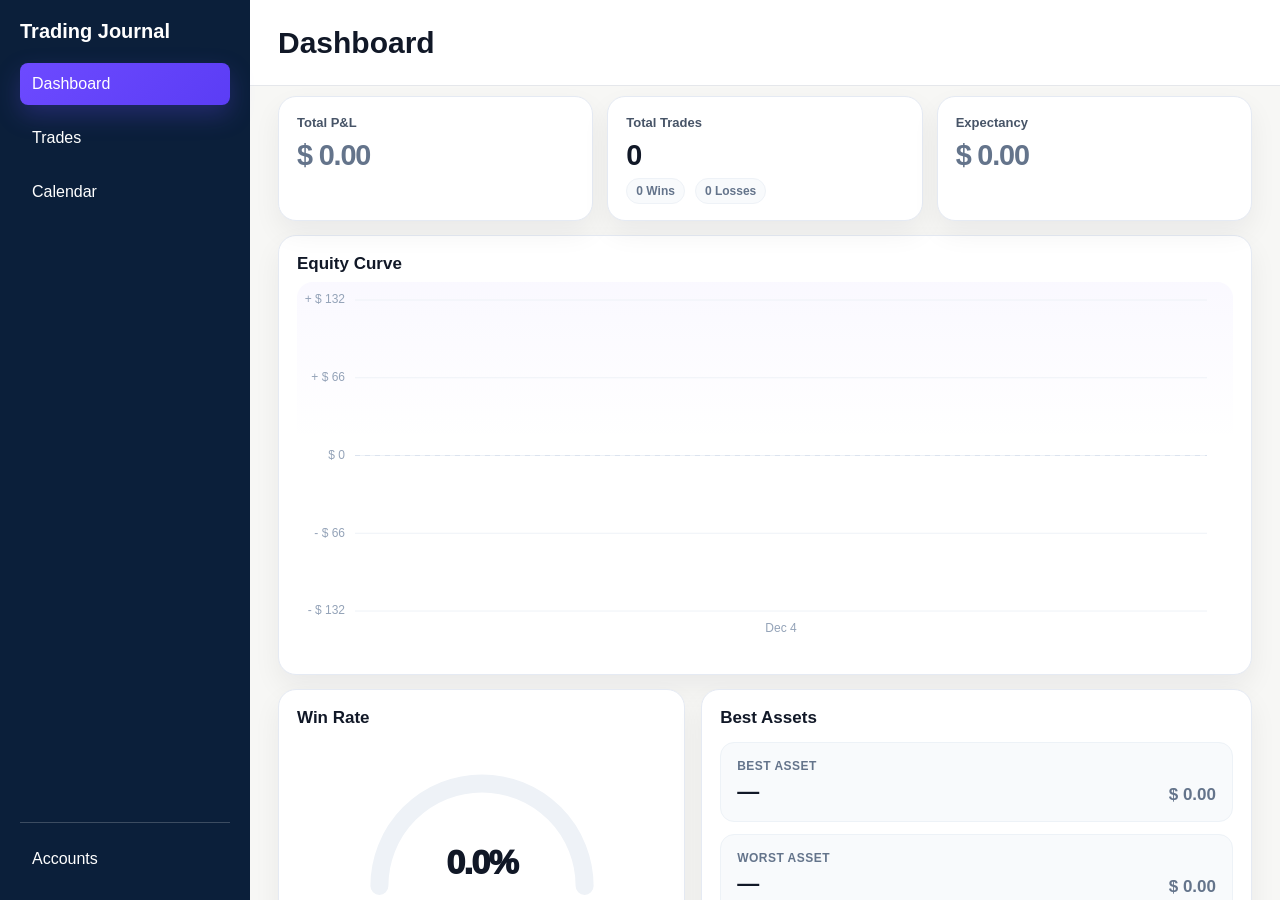
<file: index.html>
<!DOCTYPE html>
<html lang="en">
<head>
  <meta charset="UTF-8">
  <meta name="viewport" content="width=device-width, initial-scale=1.0">
  <title>Trading Dashboard</title>
  <link rel="stylesheet" href="src/css/styles.css">
  <link rel="stylesheet" href="src/css/dashboard.css">
  <link rel="manifest" href="manifest.json" />
  <meta name="theme-color" content="#0b1f3a" />
  <meta name="apple-mobile-web-app-capable" content="yes" />
  <meta name="apple-mobile-web-app-title" content="Trading Journal" />
  <meta name="apple-mobile-web-app-status-bar-style" content="black-translucent" />
  <link rel="apple-touch-icon" href="src/icons/icon-192.png" />
</head>
<body>

  <div class="sidebar">
    <div class="top">
      <h2>Trading Journal</h2>

      <div class="nav-group">
        <a class="nav-item active" href="index.html">Dashboard</a>
        <a class="nav-item" href="src/pages/trades.html">Trades</a>
        <a class="nav-item" href="src/pages/calendar.html">Calendar</a>
      </div>
    </div>

    <div class="settings">
      <a class="nav-item" href="src/pages/accounts.html">Accounts</a>
    </div>
  </div>

  <main class="main dashboard-main">
    <header class="page-header">
      <h1>Dashboard</h1>
    </header>

    <section class="metric-grid" aria-label="Dashboard statistics">
      <article class="metric-card highlight-card">
        <span>Total P&amp;L</span>
        <strong id="totalPnl">$0.00</strong>
      </article>

      <article class="metric-card">
        <span>Total Trades</span>
        <strong id="totalTrades">0</strong>
        <div class="trade-breakdown">
          <small id="winsText">0 Wins</small>
          <small id="lossesText">0 Losses</small>
        </div>
      </article>

      <article class="metric-card">
        <span>Expectancy</span>
        <strong id="profitFactor">$0.00</strong>
      </article>
    </section>

    <section class="panel equity-panel" aria-label="Equity curve">
      <div class="panel-header">
        <h2>Equity Curve</h2>
      </div>
      <div class="chart-wrap">
        <canvas id="equityChart"></canvas>
        <div class="chart-tooltip" id="equityTooltip"></div>
      </div>
    </section>

    <section class="analytics-grid" aria-label="Dashboard analytics">
      <article class="panel winrate-panel">
        <div class="panel-header">
          <h2>Win Rate</h2>
        </div>
        <div class="gauge-wrap">
          <canvas id="winRateChart"></canvas>
          <strong id="winRateValue">0%</strong>
        </div>
        <div class="legend-row">
          <span><i class="dot green-dot"></i><span id="legendWins">0 Wins</span></span>
          <span><i class="dot red-dot"></i><span id="legendLosses">0 Losses</span></span>
          <span><i class="dot gray-dot"></i><span id="legendBE">0 BE</span></span>
        </div>
      </article>

      <article class="panel best-asset-panel">
        <div class="panel-header">
          <h2>Best Assets</h2>
        </div>
        <div class="asset-summary">
          <div class="asset-row best">
            <span>Best Asset</span>
            <strong id="bestAsset">—</strong>
            <em id="bestAssetPnl">$0.00</em>
          </div>
          <div class="asset-row worst">
            <span>Worst Asset</span>
            <strong id="worstAsset">—</strong>
            <em id="worstAssetPnl">$0.00</em>
          </div>
        </div>
      </article>
    </section>

    <section class="panel session-panel" aria-label="Session performance">
      <div class="panel-header">
        <h2>Session Performance</h2>
      </div>
      <div class="session-list" id="sessionList"></div>
    </section>

    <section class="panel recent-panel" aria-label="Recent trades">
      <div class="panel-header">
        <h2>Recent Trades</h2>
        <strong id="recentCount">0 latest</strong>
      </div>
      <div class="recent-list" id="recentTrades"></div>
    </section>
  </main>

  <script src="src/js/dashboard.js"></script>

  <script>
    if ('serviceWorker' in navigator) {
      window.addEventListener('load', () => {
        navigator.serviceWorker.register('service-worker.js').catch(() => {});
      });
    }
  </script>
</body>
</html>
</file>
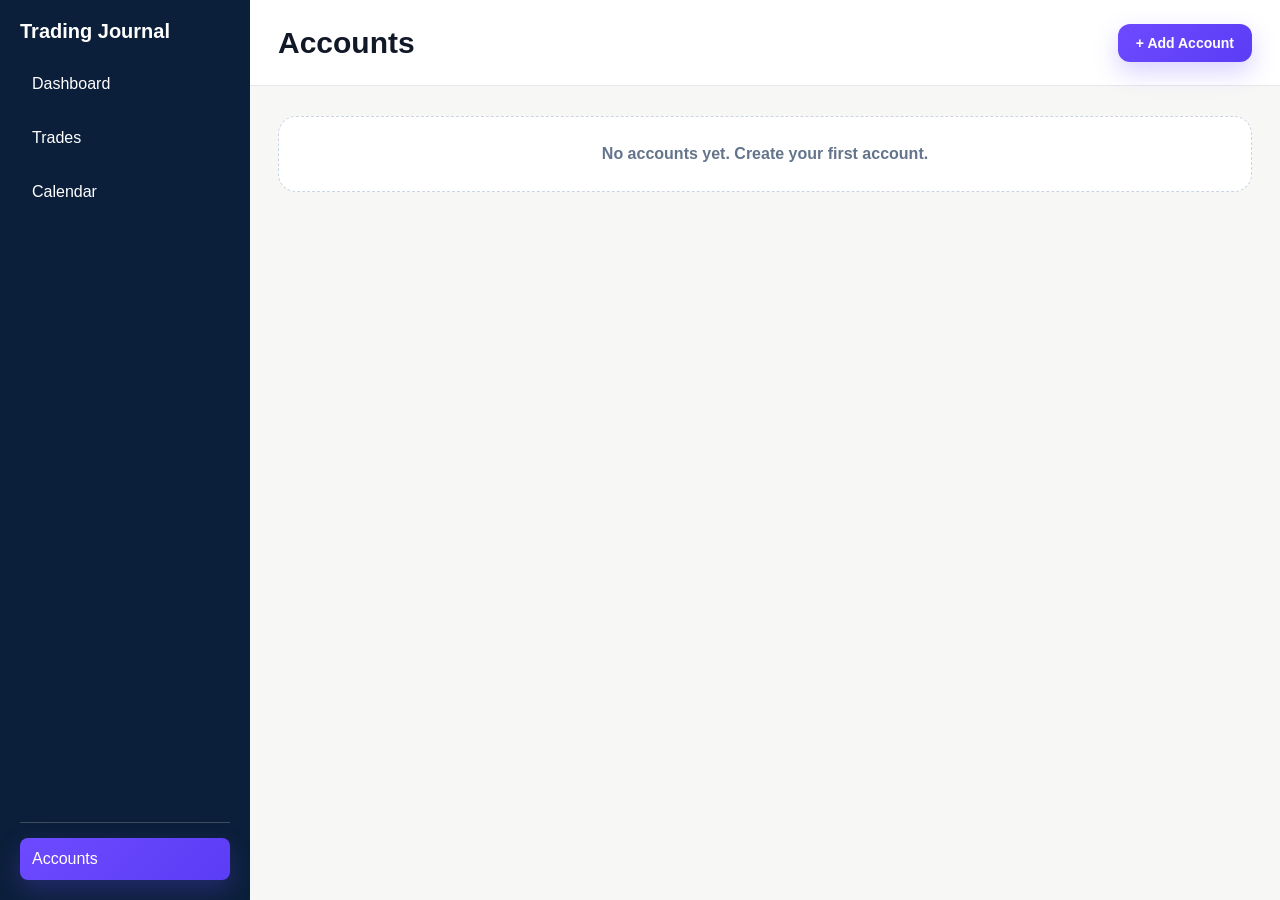
<file: src/pages/accounts.html>
<!DOCTYPE html>
<html lang="en">
<head>
  <meta charset="UTF-8" />
  <meta name="viewport" content="width=device-width, initial-scale=1.0" />
  <title>Accounts</title>
  <link rel="stylesheet" href="../css/styles.css" />
  <link rel="stylesheet" href="../css/accounts.css" />
  <link rel="manifest" href="../../manifest.json" />
  <meta name="theme-color" content="#0b1f3a" />
  <meta name="apple-mobile-web-app-capable" content="yes" />
  <meta name="apple-mobile-web-app-title" content="Trading Journal" />
  <meta name="apple-mobile-web-app-status-bar-style" content="black-translucent" />
  <link rel="apple-touch-icon" href="../../src/icons/icon-192.png" />
</head>
<body>
  <div class="sidebar">
    <div class="top">
      <h2>Trading Journal</h2>
      <div class="nav-group">
        <a href="../../index.html" class="nav-item">Dashboard</a>
        <a href="trades.html" class="nav-item">Trades</a>
        <a href="calendar.html" class="nav-item">Calendar</a>
      </div>
    </div>

    <div class="settings">
      <a href="accounts.html" class="nav-item active">Accounts</a>
    </div>
  </div>

  <main class="main accounts-main">
    <header class="page-header">
      <h1>Accounts</h1>
      <button class="primary-btn" id="openAccountModal">+ Add Account</button>
    </header>

    <section class="accounts-grid" id="accountsGrid" aria-label="Accounts list"></section>
    <p class="empty-state" id="emptyState">No accounts yet. Create your first account.</p>
  </main>

  <div class="modal" id="accountModal" aria-hidden="true">
    <div class="modal-card" role="dialog" aria-modal="true" aria-labelledby="modalTitle">
      <div class="modal-header">
        <h2 id="modalTitle">Add Account</h2>
        <button class="icon-btn" id="closeAccountModal" type="button" aria-label="Close">×</button>
      </div>

      <form id="accountForm" class="account-form">
        <input type="hidden" id="accountId" />

        <label>
          Account Name
          <input type="text" id="accountName" placeholder="Example: My 100K Challenge" required />
        </label>


        <label>
          Currency
          <select id="currency" required>
            <option value="USD">USD</option>
            <option value="EUR">EUR</option>
            <option value="GBP">GBP</option>
            <option value="JPY">JPY</option>
            <option value="CAD">CAD</option>
            <option value="AUD">AUD</option>
          </select>
        </label>

        <label>
          Starting Balance
          <input type="number" id="startingBalance" step="any" min="0" placeholder="100000" required />
        </label>

        <div class="form-actions">
          <button type="button" class="secondary-btn" id="cancelAccountForm">Cancel</button>
          <button type="submit" class="primary-btn">Save Account</button>
        </div>
      </form>
    </div>
  </div>

  <script src="../js/accounts.js"></script>

  <script>
    if ('serviceWorker' in navigator) {
      window.addEventListener('load', () => {
        navigator.serviceWorker.register('../../service-worker.js').catch(() => {});
      });
    }
  </script>
</body>
</html>
</file>
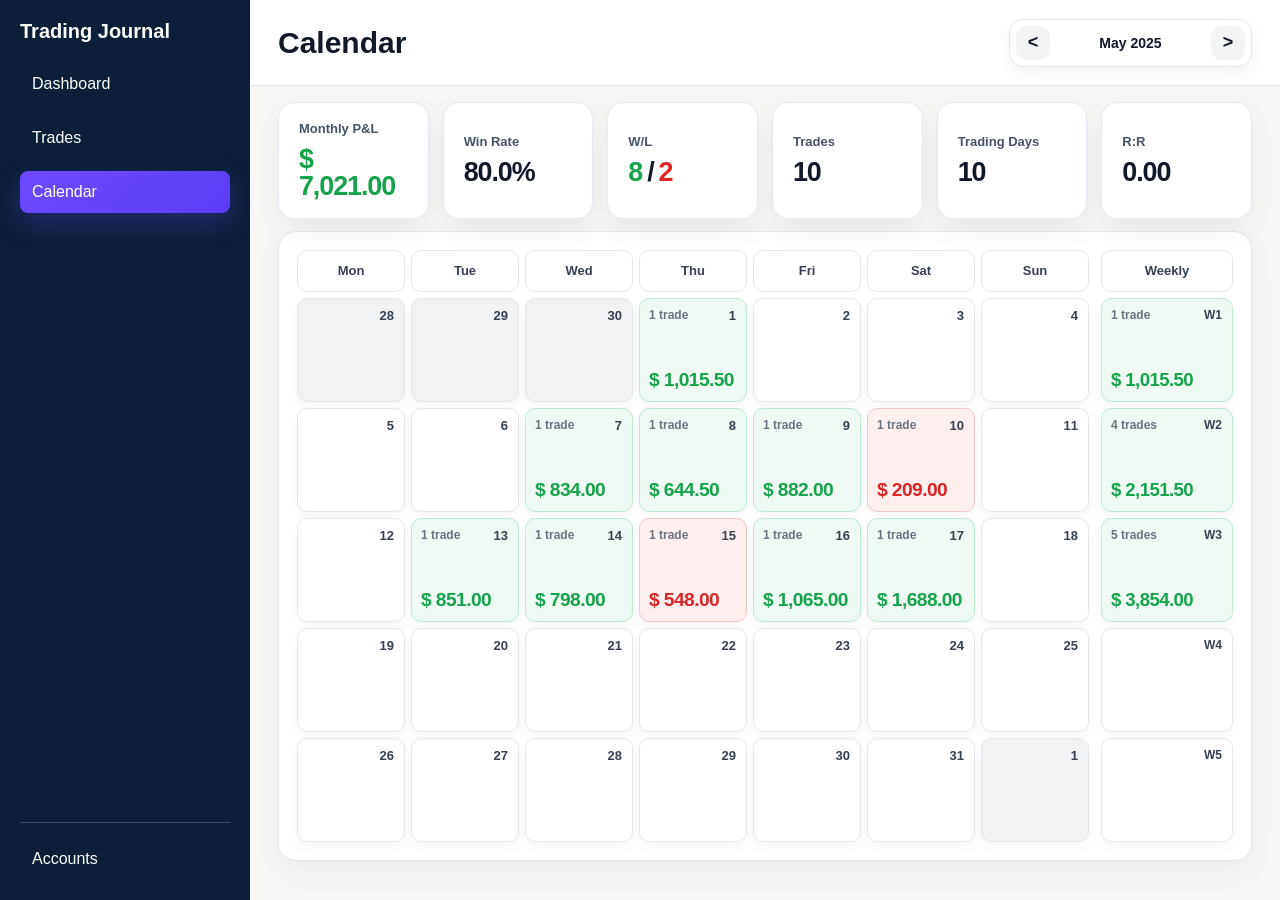
<file: src/pages/calendar.html>
<!DOCTYPE html>
<html lang="en">
<head>
  <meta charset="UTF-8">
  <meta name="viewport" content="width=device-width, initial-scale=1.0">
  <title>Calendar</title>
  <link rel="stylesheet" href="../css/styles.css">
  <link rel="stylesheet" href="../css/calendar.css">
  <link rel="manifest" href="../../manifest.json" />
  <meta name="theme-color" content="#0b1f3a" />
  <meta name="apple-mobile-web-app-capable" content="yes" />
  <meta name="apple-mobile-web-app-title" content="Trading Journal" />
  <meta name="apple-mobile-web-app-status-bar-style" content="black-translucent" />
  <link rel="apple-touch-icon" href="../../src/icons/icon-192.png" />
</head>
<body>
  <div class="sidebar">
    <div class="top">
      <h2>Trading Journal</h2>
      <div class="nav-group">
        <a class="nav-item" href="../../index.html">Dashboard</a>
        <a class="nav-item" href="trades.html">Trades</a>
        <a class="nav-item active" href="calendar.html">Calendar</a>
      </div>
    </div>
    <div class="settings">
      <a class="nav-item" href="accounts.html">Accounts</a>
    </div>
  </div>

  <main class="main calendar-main">
    <header class="page-header">
      <h1>Calendar</h1>
      <div class="month-switcher" aria-label="Month selector">
        <button id="prevMonth" type="button" aria-label="Previous month">&lt;</button>
        <div id="monthLabel" class="month-label">Month</div>
        <button id="nextMonth" type="button" aria-label="Next month">&gt;</button>
      </div>
    </header>

    <section class="calendar-stats" aria-label="Monthly trading statistics">
      <article class="stat-box">
        <span class="stat-title">Monthly P&amp;L</span>
        <strong id="statMonthlyPnl">$0.00</strong>
      </article>
      <article class="stat-box">
        <span class="stat-title">Win Rate</span>
        <strong id="statWinRate">0%</strong>
      </article>
      <article class="stat-box">
        <span class="stat-title">W/L</span>
        <strong><span id="statWins">0</span><span class="slash">/</span><span id="statLosses">0</span></strong>
      </article>
      <article class="stat-box">
        <span class="stat-title">Trades</span>
        <strong id="statTrades">0</strong>
      </article>
      <article class="stat-box">
        <span class="stat-title">Trading Days</span>
        <strong id="statTradingDays">0</strong>
      </article>
      <article class="stat-box">
        <span class="stat-title">R:R</span>
        <strong id="statRR">0.00</strong>
      </article>
    </section>

    <section class="calendar-box">
    <section class="calendar-shell" aria-label="Trading calendar">
      <div class="calendar-area">
        <div class="calendar-weekdays" aria-hidden="true">
          <div>Mon</div>
          <div>Tue</div>
          <div>Wed</div>
          <div>Thu</div>
          <div>Fri</div>
          <div>Sat</div>
          <div>Sun</div>
        </div>
        <div id="calendarGrid" class="calendar-grid"></div>
      </div>

      <aside class="weekly-area" aria-label="Weekly totals">
        <div class="weekly-heading">Weekly</div>
        <div id="weeklyGrid" class="weekly-grid"></div>
      </aside>
    </section>
    </section>
  </main>

  <script src="../js/calendar.js"></script>

  <script>
    if ('serviceWorker' in navigator) {
      window.addEventListener('load', () => {
        navigator.serviceWorker.register('../../service-worker.js').catch(() => {});
      });
    }
  </script>
</body>
</html>
</file>
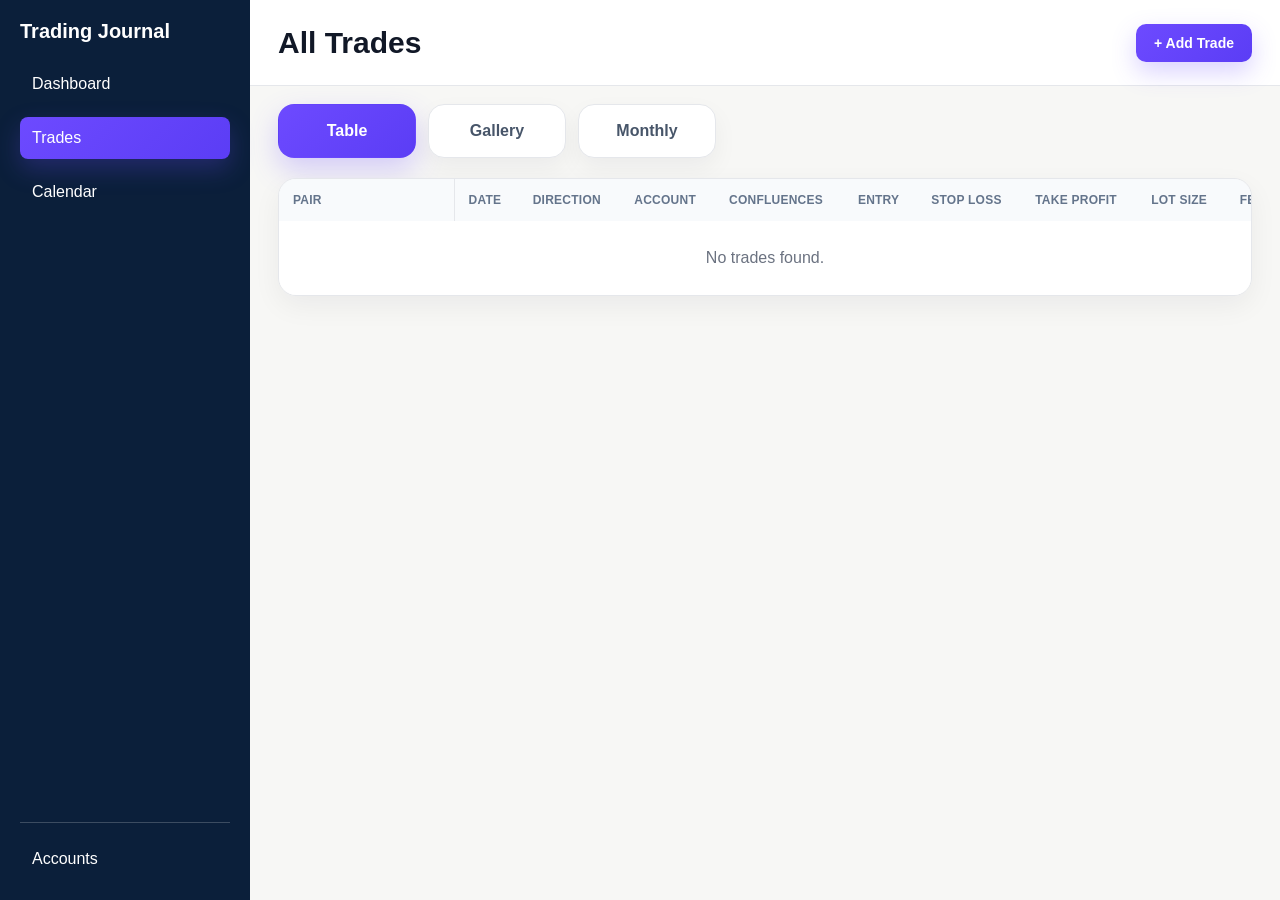
<file: src/pages/trades.html>
<!DOCTYPE html>
<html lang="en">
<head>
  <meta charset="UTF-8" />
  <meta name="viewport" content="width=device-width, initial-scale=1.0" />
  <title>Trades</title>
  <link rel="stylesheet" href="../css/styles.css" />
  <link rel="stylesheet" href="../css/trades.css" />
  <link rel="manifest" href="../../manifest.json" />
  <meta name="theme-color" content="#0b1f3a" />
  <meta name="apple-mobile-web-app-capable" content="yes" />
  <meta name="apple-mobile-web-app-title" content="Trading Journal" />
  <meta name="apple-mobile-web-app-status-bar-style" content="black-translucent" />
  <link rel="apple-touch-icon" href="../../src/icons/icon-192.png" />
</head>
<body>
  <div class="sidebar">
    <div class="top">
      <h2>Trading Journal</h2>
      <div class="nav-group">
        <a class="nav-item" href="../../index.html">Dashboard</a>
        <a class="nav-item active" href="trades.html">Trades</a>
        <a class="nav-item" href="calendar.html">Calendar</a>
      </div>
    </div>
    <div class="settings">
      <a class="nav-item" href="accounts.html">Accounts</a>
    </div>
  </div>

  <main class="main trades-main">
    <header class="page-header">
      <h1>All Trades</h1>
      <button class="new-btn" id="openTradeForm">+ Add Trade</button>
    </header>

    <section class="view-tabs" aria-label="Trade views">
      <button class="view-tab active" data-view="table">Table</button>
      <button class="view-tab" data-view="gallery">Gallery</button>
      <button class="view-tab" data-view="monthly">Monthly</button>
    </section>

    <section class="table-card view-panel active" id="tableView">
      <table class="trade-table">
        <thead>
          <tr>
            <th class="sticky-col">Pair</th>
            <th>Date</th>
            <th>Direction</th>
            <th>Account</th>
            <th>Confluences</th>
            <th>Entry</th>
            <th>Stop Loss</th>
            <th>Take Profit</th>
            <th>Lot Size</th>
            <th>Fees</th>
            <th>P&amp;L</th>
            <th>Result %</th>
            <th>Risk %</th>
            <th>Session</th>
            <th>Emotion</th>
            <th>Screenshot</th>
            <th>Notes</th>
            <th>Actions</th>
          </tr>
        </thead>
        <tbody id="tradesTableBody"></tbody>
      </table>
      <p class="empty-state" id="emptyState">No trades found.</p>
    </section>

    <section class="gallery-grid view-panel" id="galleryView"></section>
    <section class="monthly-grid view-panel" id="monthlyView"></section>
  </main>

  <div class="modal" id="tradeModal" aria-hidden="true">
    <div class="modal-content professional-modal" role="dialog" aria-modal="true" aria-labelledby="modalTitle">
      <div class="modal-header">
        <div>
          <h2 id="modalTitle">Add New Trade</h2>
        </div>
        <button class="icon-btn" id="closeTradeForm" aria-label="Close form">×</button>
      </div>

      <form id="tradeForm" class="trade-form professional-form">
        <input type="hidden" id="tradeId" />
        <input type="hidden" id="screenshotData" />

        <section class="form-section execution-section">
          <div class="section-title">
            <span>Trade Execution</span>
          </div>

          <div class="form-grid two-col">
            <label>
              Pair / Asset
              <input type="text" id="pair" list="pairSuggestions" placeholder="EUR/USD, XAU/USD, MNQ" required />
            </label>

            <label>
              Date
              <input type="date" id="tradeDate" required />
            </label>

            <label>
              Direction / Result
              <input type="text" id="direction" list="directionSuggestions" placeholder="Long, Short, Breakeven" required />
            </label>

            <label>
              Account
              <input type="text" id="account" list="accountSuggestions" placeholder="Choose one of your saved accounts" required />
            </label>

            <label>
              Entry Price
              <input type="number" id="entry" step="any" min="0" placeholder="0.00" required />
            </label>

            <label>
              Stop Loss
              <input type="number" id="stopLoss" step="any" min="0" placeholder="0.00" />
            </label>

            <label>
              Take Profit
              <input type="number" id="takeProfit" step="any" min="0" placeholder="0.00" />
            </label>

            <label>
              Exit Price
              <input type="number" id="exit" step="any" min="0" placeholder="0.00" required />
            </label>

            <label>
              Lot Size
              <input type="number" id="lotSize" step="any" min="0" placeholder="1.00" required />
            </label>

            <label>
              Fees
              <input type="number" id="fees" step="any" min="0" placeholder="0.00" />
            </label>

            <label>
              Profit / Loss
              <input type="number" id="pnl" step="any" placeholder="Use negative for a loss" required />
            </label>

            <label>
              Result %
              <input type="number" id="resultPercent" step="any" placeholder="Example: 2.5" />
            </label>

            <label>
              Risk %
              <input type="number" id="riskPercent" step="any" min="0" placeholder="Example: 1" />
            </label>

            <label>
              Session
              <input type="text" id="session" list="sessionSuggestions" placeholder="Asia, London, New York" />
            </label>
          </div>

          <div class="calculation-card" id="calculationSummary">
            <span>Risk/Reward</span>
            <strong id="rrPreview">—</strong>
            <small id="resultPreview">Complete entry, SL and TP to estimate R:R.</small>
          </div>
        </section>

        <section class="form-section journal-section">
          <label class="full-label">
            Confluences
            <div class="tag-selector" id="confluenceSelector" aria-label="Confluence selector">
              <button type="button" data-value="BOS">BOS</button>
              <button type="button" data-value="CHOCH">CHOCH</button>
              <button type="button" data-value="FVG">FVG</button>
              <button type="button" data-value="Liquidity Sweep">Sweep</button>
              <button type="button" data-value="AMD">AMD</button>
              <button type="button" data-value="Fibonacci">Fibonacci</button>
              <button type="button" data-value="Order Block">Order Block</button>
              <button type="button" data-value="Breaker">Breaker</button>
              <button type="button" data-value="Mitigation">Mitigation</button>
              <button type="button" data-value="Trendline">Trendline</button>
              <button type="button" data-value="Support/Resistance">S/R</button>
              <button type="button" data-value="Volume">Volume</button>
            </div>
            <input type="hidden" id="confirmation" />
          </label>

          <label>
            Emotion Tag
            <select id="emotionTag">
              <option value="">Select emotion</option>
              <option>Calm</option>
              <option>Confident</option>
              <option>Disciplined</option>
              <option>Patient</option>
              <option>Fear</option>
              <option>FOMO</option>
              <option>Greedy</option>
              <option>Revenge</option>
            </select>
          </label>

          <label>
            Trade Notes
            <textarea id="tradeNote" rows="7" placeholder="What happened? What did you learn? What will you improve next time?"></textarea>
          </label>

          <label class="upload-box" for="screenshotUpload">
            <span>Screenshot Upload</span>
            <strong id="uploadText">Click to upload a chart screenshot</strong>
            <input type="file" id="screenshotUpload" accept="image/*" />
            <img id="screenshotPreview" alt="Screenshot preview" />
          </label>
        </section>

        <div class="form-actions">
          <button type="button" class="secondary-btn" id="cancelForm">Cancel</button>
          <button type="submit" class="new-btn save-btn">Save Trade</button>
        </div>
      </form>

      <datalist id="pairSuggestions">
        <option value="EUR/USD"></option>
        <option value="GBP/USD"></option>
        <option value="USD/JPY"></option>
        <option value="XAU/USD"></option>
        <option value="BTC/USDT"></option>
        <option value="ETH/USDT"></option>
        <option value="NASDAQ"></option>
        <option value="US30"></option>
        <option value="S&P 500"></option>
        <option value="MNQ"></option>
        <option value="NQ"></option>
      </datalist>

      <datalist id="accountSuggestions"></datalist>
      <datalist id="directionSuggestions">
        <option value="Long"></option>
        <option value="Short"></option>
        <option value="Breakeven"></option>
      </datalist>

      <datalist id="sessionSuggestions">
        <option value="Asia"></option>
        <option value="London"></option>
        <option value="New York"></option>
        <option value="London + New York"></option>
        <option value="Other"></option>
      </datalist>

    </div>
  </div>

  <script src="../js/trades.js"></script>

  <script>
    if ('serviceWorker' in navigator) {
      window.addEventListener('load', () => {
        navigator.serviceWorker.register('../../service-worker.js').catch(() => {});
      });
    }
  </script>
</body>
</html>
</file>
<file: src/css/styles.css>
* {
  margin: 0;
  padding: 0;
  box-sizing: border-box;
  font-family: Arial, sans-serif;
}

/* =========================
   LAYOUT
========================= */
body {
  display: flex;
  height: 100vh;
  background: white;
}

/* =========================
   SIDEBAR
========================= */
.sidebar {
  width: 250px;
  background-color: #0b1f3a;

  color: white;

  display: flex;
  flex-direction: column;

  height: 100vh;

  padding: 20px;
}

/* TOP CONTENT */
.top {
  display: flex;
  flex-direction: column;
}

.sidebar h2 {
  font-size: 20px;
  margin-bottom: 20px;
}

/* =========================
   NAV LINKS
========================= */
.nav-group {
  display: flex;
  flex-direction: column;
  gap: 12px;
}

/* BASE ITEM */
.nav-item {
  text-decoration: none;
  color: #ffffff;

  padding: 12px;
  border-radius: 8px;

  display: block;
  width: 100%;

  position: relative;

  transition: all 0.25s ease;
}

/* =========================
   HOVER (ONLY ACTIVE EFFECT)
========================= */
.nav-item:hover {
  color: #ffffff;

  transform: translateX(4px);

  background: linear-gradient(
    135deg,
    #6d4aff,
    #5b3df5
  );

  box-shadow:
    0 10px 25px rgba(109, 74, 255, 0.35),
    0 0 18px rgba(109, 74, 255, 0.25);
}

/* =========================
   SETTINGS (BOTTOM FIX)
========================= */
.settings {
  margin-top: auto;
  padding-top: 15px;
  border-top: 1px solid rgba(255, 255, 255, 0.2);
}

/* =========================
   MAIN CONTENT
========================= */
.main {
  flex: 1;
  padding: 40px;
}

.header {
  font-size: 28px;
  margin-bottom: 20px;
}

/* Active page state */
.nav-item.active {
  color: #ffffff;
  background: linear-gradient(135deg, #6d4aff, #5b3df5);
  box-shadow: 0 10px 25px rgba(109, 74, 255, 0.25);
}

/* Basic responsive sidebar */
@media (max-width: 768px) {
  body {
    flex-direction: column;
    height: auto;
    min-height: 100vh;
  }

  .sidebar {
    width: 100%;
    height: auto;
  }

  .settings {
    margin-top: 15px;
  }

  .main {
    padding: 20px;
  }
}
</file>
<file: src/css/dashboard.css>
.dashboard-main {
  flex: 1;
  background: #f7f7f5;
  overflow-y: auto;
  padding: 0 28px 34px;
  color: #111827;
}

.page-header {
  height: 86px;
  display: flex;
  align-items: center;
  justify-content: space-between;
  border-bottom: 1px solid #e5e7eb;
  margin: 0 -28px 10px;
  padding: 0 28px;
  background: #ffffff;
}

.page-header h1 {
  font-size: 30px;
  font-weight: 750;
  color: #111827;
  margin: 0;
}

.metric-grid {
  display: grid;
  grid-template-columns: repeat(3, minmax(220px, 1fr));
  gap: 14px;
  margin: 6px 0 14px;
}

.metric-card,
.panel {
  background: #ffffff;
  border: 1px solid #e5eaf3;
  border-radius: 18px;
  box-shadow: 0 12px 28px rgba(15, 23, 42, 0.06);
}

.metric-card {
  min-height: 104px;
  padding: 16px 18px;
  display: flex;
  flex-direction: column;
  justify-content: flex-start;
  align-items: flex-start;
  gap: 8px;
}

.metric-card span {
  height: 18px;
  display: flex;
  align-items: center;
  color: #475467;
  font-size: 13px;
  font-weight: 800;
}

.metric-card strong {
  display: block;
  color: #111827;
  font-size: clamp(26px, 2.25vw, 34px);
  line-height: 1;
  letter-spacing: -0.04em;
  font-weight: 900;
}

.highlight-card strong,
.positive { color: #16a34a !important; }
.negative { color: #dc2626 !important; }
.neutral { color: #64748b !important; }

.trade-breakdown {
  display: flex;
  gap: 10px;
  flex-wrap: wrap;
}

.trade-breakdown small {
  font-size: 12px;
  font-weight: 800;
  color: #64748b;
  background: #f8fafc;
  border: 1px solid #eef2f7;
  border-radius: 999px;
  padding: 5px 9px;
}

.panel {
  padding: 18px;
  min-width: 0;
}

.panel-header {
  display: flex;
  justify-content: space-between;
  align-items: center;
  gap: 12px;
  margin-bottom: 14px;
}

.panel-header h2 {
  color: #111827;
  font-size: 17px;
  font-weight: 850;
  margin: 0;
}

.panel-header strong {
  font-size: 13px;
  font-weight: 850;
  color: #64748b;
}

.equity-panel {
  min-height: 440px;
}

.equity-panel .panel-header {
  margin-bottom: 8px;
}

.chart-wrap {
  position: relative;
  height: 365px;
  border-radius: 16px;
  background:
    linear-gradient(180deg, rgba(109, 74, 255, 0.035), rgba(255,255,255,0) 44%),
    #ffffff;
  overflow: hidden;
}

.equity-panel canvas {
  width: 100%;
  height: 365px;
  display: block;
  cursor: crosshair;
}

.chart-tooltip {
  position: absolute;
  display: none;
  pointer-events: none;
  z-index: 3;
  min-width: 168px;
  padding: 11px 13px;
  border-radius: 14px;
  background: rgba(17, 24, 39, 0.96);
  color: #ffffff;
  box-shadow: 0 18px 42px rgba(15, 23, 42, 0.24);
  font-size: 12px;
  font-weight: 750;
  line-height: 1.45;
  backdrop-filter: blur(10px);
}

.chart-tooltip strong {
  display: block;
  font-size: 14px;
  margin-bottom: 4px;
}

.chart-tooltip .tooltip-row {
  display: flex;
  justify-content: space-between;
  gap: 18px;
}

.chart-tooltip .tooltip-label {
  color: #cbd5e1;
}

.analytics-grid {
  display: grid;
  grid-template-columns: minmax(280px, 0.85fr) minmax(0, 1.15fr);
  gap: 16px;
  align-items: stretch;
  margin-bottom: 14px;
}

.winrate-panel,
.best-asset-panel {
  min-height: 270px;
}

.gauge-wrap {
  position: relative;
  display: grid;
  place-items: center;
  min-height: 158px;
}

.gauge-wrap canvas {
  width: 270px;
  max-width: 100%;
  height: 158px;
}

.gauge-wrap strong {
  position: absolute;
  bottom: 18px;
  left: 50%;
  transform: translateX(-50%);
  font-size: 34px;
  font-weight: 950;
  letter-spacing: -0.05em;
  color: #111827;
}

.legend-row {
  display: flex;
  justify-content: center;
  gap: 14px;
  flex-wrap: wrap;
  color: #64748b;
  font-size: 13px;
  font-weight: 750;
}

.legend-row span {
  display: inline-flex;
  align-items: center;
  gap: 6px;
}

.dot {
  width: 9px;
  height: 9px;
  border-radius: 999px;
  display: inline-block;
}
.green-dot { background: #16a34a; }
.red-dot { background: #dc2626; }
.gray-dot { background: #94a3b8; }

.asset-summary {
  display: grid;
  gap: 12px;
}

.asset-row {
  display: grid;
  grid-template-columns: 1fr auto;
  gap: 6px 12px;
  align-items: end;
  padding: 16px;
  background: #f8fafc;
  border: 1px solid #edf2f7;
  border-radius: 14px;
}

.asset-row span {
  grid-column: 1 / -1;
  font-size: 12px;
  color: #64748b;
  font-weight: 850;
  text-transform: uppercase;
  letter-spacing: 0.04em;
}

.asset-row strong {
  color: #111827;
  font-size: 22px;
  font-weight: 900;
  letter-spacing: -0.04em;
}

.asset-row em {
  font-style: normal;
  font-size: 17px;
  font-weight: 900;
}

.session-panel {
  margin-bottom: 16px;
}

.session-list {
  display: grid;
  grid-template-columns: repeat(4, minmax(150px, 1fr));
  gap: 12px;
}

.session-card {
  padding: 14px;
  background: #f8fafc;
  border: 1px solid #edf2f7;
  border-radius: 14px;
}

.session-card span {
  display: block;
  color: #64748b;
  font-size: 12px;
  font-weight: 850;
  margin-bottom: 8px;
}

.session-card strong {
  display: block;
  color: #111827;
  font-size: 22px;
  font-weight: 900;
  letter-spacing: -0.04em;
}

.session-card small {
  display: block;
  color: #64748b;
  font-size: 12px;
  font-weight: 750;
  margin-top: 5px;
}

.recent-list {
  display: grid;
  gap: 10px;
}

.recent-trade {
  display: grid;
  grid-template-columns: minmax(160px, 1fr) 120px 120px;
  align-items: center;
  gap: 14px;
  padding: 13px 14px;
  background: #f8fafc;
  border: 1px solid #edf2f7;
  border-radius: 13px;
}

.recent-trade.is-win {
  border-left: 4px solid #16a34a;
}

.recent-trade.is-loss {
  border-left: 4px solid #dc2626;
}

.recent-main strong {
  display: block;
  color: #111827;
  font-size: 14px;
  font-weight: 900;
}

.recent-main span,
.recent-meta {
  display: block;
  margin-top: 3px;
  color: #64748b;
  font-size: 12px;
  font-weight: 700;
}

.recent-pnl {
  text-align: right;
  font-size: 15px;
  font-weight: 900;
}

.recent-result {
  text-align: right;
  font-size: 12px;
  font-weight: 850;
  color: #64748b;
}

.empty-dashboard {
  padding: 18px;
  color: #64748b;
  background: #f8fafc;
  border: 1px dashed #cbd5e1;
  border-radius: 13px;
  font-weight: 750;
  text-align: center;
}

@media (max-width: 1080px) {
  .metric-grid,
  .analytics-grid,
  .session-list {
    grid-template-columns: 1fr;
  }
}

@media (max-width: 720px) {
  .dashboard-main { padding: 0 16px 24px; }
  .page-header {
    margin: 0 -16px 10px;
    padding: 0 16px;
  }
  .metric-card { min-height: 108px; }
  .chart-wrap,
  .equity-panel canvas { height: 280px; }
  .recent-trade {
    grid-template-columns: 1fr;
    align-items: flex-start;
  }
  .recent-pnl,
  .recent-result { text-align: left; }
}

/* Final dashboard polish */
.metric-card strong { margin-top: 2px; }
.metric-card .trade-breakdown { margin-top: auto; }
.equity-panel { margin-bottom: 14px; }
</file>
<file: src/css/accounts.css>
.accounts-main {
  flex: 1;
  background: #f7f7f5;
  overflow-y: auto;
  padding: 0 28px 34px;
  color: #111827;
}

.page-header {
  height: 86px;
  display: flex;
  align-items: center;
  justify-content: space-between;
  border-bottom: 1px solid #e5e7eb;
  margin: 0 -28px 10px;
  padding: 0 28px;
  background: #ffffff;
}

.page-header h1 {
  font-size: 30px;
  font-weight: 750;
  color: #111827;
  margin: 0;
}

.primary-btn,
.secondary-btn,
.icon-btn,
.card-action {
  border: none;
  border-radius: 12px;
  cursor: pointer;
  font-weight: 800;
  transition: 0.2s ease;
}

.primary-btn {
  background: linear-gradient(135deg, #6d4aff, #5b3df5);
  color: #ffffff;
  padding: 11px 18px;
  font-size: 14px;
  box-shadow: 0 10px 25px rgba(109, 74, 255, 0.25);
}

.primary-btn:hover {
  transform: translateY(-1px);
  box-shadow: 0 14px 30px rgba(109, 74, 255, 0.35);
}

.secondary-btn {
  background: #ffffff;
  color: #374151;
  border: 1px solid #e5e7eb;
  padding: 11px 16px;
}

.secondary-btn:hover { background: #f3f4f6; }

.accounts-grid {
  display: grid;
  grid-template-columns: repeat(auto-fill, minmax(330px, 1fr));
  gap: 16px;
  margin-top: 6px;
}

.account-card {
  position: relative;
  overflow: hidden;
  background: #ffffff;
  border: 1px solid #e5eaf3;
  border-radius: 18px;
  box-shadow: 0 12px 28px rgba(15, 23, 42, 0.06);
  padding: 18px;
}

.account-card::before {
  content: '';
  position: absolute;
  inset: 0 auto 0 0;
  width: 5px;
  background: linear-gradient(180deg, #6d4aff, #5b3df5);
}

.account-top {
  display: flex;
  justify-content: space-between;
  align-items: flex-start;
  gap: 12px;
  margin-bottom: 16px;
  padding-left: 3px;
}

.account-top h3 {
  margin: 0 0 7px;
  color: #111827;
  font-size: 21px;
  font-weight: 900;
  letter-spacing: -0.03em;
}

.account-pill {
  display: inline-flex;
  align-items: center;
  padding: 5px 10px;
  border-radius: 999px;
  background: #f1f5f9;
  color: #475569;
  font-size: 12px;
  font-weight: 850;
}

.account-money {
  display: grid;
  grid-template-columns: 1fr 1fr;
  gap: 10px;
  margin-bottom: 12px;
}

.money-box,
.stat-box {
  padding: 13px;
  border-radius: 14px;
  background: #f8fafc;
  border: 1px solid #edf2f7;
}

.money-box span,
.stat-box span {
  display: block;
  color: #64748b;
  font-size: 12px;
  font-weight: 850;
  margin-bottom: 7px;
}

.money-box strong,
.stat-box strong {
  display: block;
  color: #111827;
  font-size: 20px;
  font-weight: 900;
  letter-spacing: -0.04em;
}

.account-stats {
  display: grid;
  grid-template-columns: repeat(3, 1fr);
  gap: 10px;
}

.positive { color: #16a34a !important; }
.negative { color: #dc2626 !important; }
.neutral { color: #64748b !important; }

.account-actions {
  display: flex;
  justify-content: flex-end;
  gap: 8px;
  margin-top: 14px;
}

.card-action {
  padding: 8px 11px;
  font-size: 12px;
}

.edit-action { background: #e0f2fe; color: #075985; }
.delete-action { background: #fee2e2; color: #991b1b; }

.empty-state {
  display: none;
  margin-top: 20px;
  padding: 28px;
  text-align: center;
  color: #64748b;
  background: #ffffff;
  border: 1px dashed #cbd5e1;
  border-radius: 18px;
  font-weight: 800;
}

.modal {
  display: none;
  position: fixed;
  inset: 0 0 0 250px;
  background: rgba(15, 23, 42, 0.48);
  backdrop-filter: blur(5px);
  align-items: center;
  justify-content: center;
  padding: 24px;
  z-index: 50;
}

.modal.open { display: flex; }

.modal-card {
  width: min(620px, 100%);
  background: #ffffff;
  border: 1px solid #e5e7eb;
  border-radius: 24px;
  box-shadow: 0 30px 80px rgba(15, 23, 42, 0.28);
  overflow: hidden;
}

.modal-header {
  min-height: 82px;
  display: flex;
  align-items: center;
  justify-content: space-between;
  padding: 22px 24px;
  border-bottom: 1px solid #e5e7eb;
  background: linear-gradient(180deg, #ffffff, #fbfbfd);
}

.modal-header h2 {
  margin: 0;
  color: #111827;
  font-size: 24px;
  font-weight: 900;
}

.icon-btn {
  width: 38px;
  height: 38px;
  font-size: 26px;
  background: #f3f4f6;
  color: #111827;
}

.icon-btn:hover { background: #e5e7eb; }

.account-form {
  display: grid;
  grid-template-columns: repeat(2, minmax(0, 1fr));
  gap: 14px;
  padding: 24px;
}

.account-form label {
  display: flex;
  flex-direction: column;
  gap: 8px;
  color: #374151;
  font-size: 13px;
  font-weight: 800;
}

.account-form input,
.account-form select {
  width: 100%;
  padding: 12px 13px;
  border: 1px solid #e5e7eb;
  border-radius: 12px;
  background: #ffffff;
  color: #111827;
  font-size: 14px;
  outline: none;
  transition: 0.18s ease;
}

.account-form input:focus,
.account-form select:focus {
  border-color: #6d4aff;
  box-shadow: 0 0 0 4px rgba(109, 74, 255, 0.12);
}

input[type='number']::-webkit-inner-spin-button,
input[type='number']::-webkit-outer-spin-button {
  -webkit-appearance: none;
  margin: 0;
}
input[type='number'] { -moz-appearance: textfield; }

.form-actions {
  grid-column: 1 / -1;
  display: flex;
  justify-content: flex-end;
  gap: 10px;
  margin-top: 4px;
}

@media (max-width: 900px) {
  .accounts-main { padding: 0 16px 24px; }
  .page-header {
    margin: 0 -16px 10px;
    padding: 0 16px;
  }
  .modal { inset: 0; padding: 14px; }
  .account-form { grid-template-columns: 1fr; padding: 18px; }
  .account-money,
  .account-stats { grid-template-columns: 1fr; }
}

/* Active account filter state */
.account-card {
  cursor: pointer;
}

.account-card.active-account {
  border-color: #6d4aff;
  box-shadow: 0 18px 38px rgba(109, 74, 255, 0.18);
}

.account-card.active-account::after {
  content: 'Selected';
  position: absolute;
  top: 14px;
  right: 14px;
  padding: 5px 10px;
  border-radius: 999px;
  background: linear-gradient(135deg, #6d4aff, #5b3df5);
  color: #ffffff;
  font-size: 11px;
  font-weight: 900;
}

.account-card:focus-visible {
  outline: 4px solid rgba(109, 74, 255, 0.22);
  outline-offset: 3px;
}

.account-actions,
.account-actions button {
  position: relative;
  z-index: 2;
}
</file>
<file: src/css/calendar.css>
.calendar-main {
  flex: 1;
  background: #f7f7f5;
  overflow-y: auto;
  padding: 0 28px 32px;
  color: #111827;
}

.page-header {
  height: 86px;
  display: flex;
  align-items: center;
  justify-content: space-between;
  border-bottom: 1px solid #e5e7eb;
  margin: 0 -28px 10px;
  padding: 0 28px;
  background: #ffffff;
}

.page-header h1 {
  font-size: 30px;
  font-weight: 750;
  color: #111827;
  margin: 0;
}

.month-switcher {
  display: inline-flex;
  align-items: center;
  gap: 8px;
  background: #ffffff;
  border: 1px solid #e5e7eb;
  border-radius: 14px;
  padding: 6px;
  box-shadow: 0 6px 18px rgba(15, 23, 42, 0.05);
}

.month-switcher button {
  width: 34px;
  height: 34px;
  border: 0;
  border-radius: 10px;
  background: #f3f4f6;
  color: #111827;
  font-size: 18px;
  font-weight: 900;
  cursor: pointer;
  transition: 0.2s ease;
}

.month-switcher button:hover {
  background: linear-gradient(135deg, #6d4aff, #5b3df5);
  color: #ffffff;
  box-shadow: 0 8px 18px rgba(109, 74, 255, 0.22);
}

.month-label {
  min-width: 145px;
  height: 34px;
  display: grid;
  place-items: center;
  border-radius: 10px;
  color: #111827;
  font-size: 14px;
  font-weight: 800;
  background: #ffffff;
}

.calendar-stats {
  padding: 6px 0 12px;
  display: grid;
  grid-template-columns: repeat(6, minmax(140px, 1fr));
  gap: 14px;
  margin: 0;
}

.stat-box {
  min-height: 102px;
  padding: 18px 20px;
  display: flex;
  flex-direction: column;
  justify-content: center;
  gap: 10px;
  background: #ffffff;
  border: 1px solid #e5eaf3;
  border-radius: 16px;
  box-shadow: 0 12px 28px rgba(15, 23, 42, 0.06);
}

.stat-title {
  display: flex;
  align-items: center;
  color: #475467;
  font-size: 13px;
  font-weight: 800;
  margin: 0;
}


.stat-box strong {
  display: block;
  color: #111827;
  font-size: clamp(24px, 2.1vw, 32px);
  line-height: 1;
  letter-spacing: -0.04em;
  font-weight: 900;
}

.stat-box:first-child strong,
.positive,
#statWins { color: #16a34a !important; }

.negative,
#statLosses { color: #dc2626 !important; }

.slash {
  color: #111827;
  margin: 0 5px;
}

.calendar-box {
  background: #ffffff;
  border: 1px solid #e5e7eb;
  border-radius: 18px;
  box-shadow: 0 10px 28px rgba(15, 23, 42, 0.055);
  padding: 18px;
}

.calendar-shell {
  display: grid;
  grid-template-columns: minmax(0, 1fr) 132px;
  gap: 12px;
  align-items: start;
}

.calendar-area,
.weekly-area {
  min-width: 0;
}

.calendar-weekdays {
  display: grid;
  grid-template-columns: repeat(7, minmax(86px, 1fr));
  gap: 6px;
  margin-bottom: 6px;
}

.calendar-weekdays div,
.weekly-heading {
  height: 42px;
  display: grid;
  place-items: center;
  background: #ffffff;
  border: 1px solid #e5e7eb;
  border-radius: 10px;
  font-size: 13px;
  font-weight: 800;
  color: #374151;
}

.calendar-grid {
  display: grid;
  grid-template-columns: repeat(7, minmax(86px, 1fr));
  grid-auto-rows: 104px;
  gap: 6px;
}

.weekly-grid {
  display: grid;
  grid-auto-rows: 104px;
  gap: 6px;
  margin-top: 6px;
}

.day-card,
.week-card {
  position: relative;
  background: #ffffff;
  border: 1px solid #e5e7eb;
  border-radius: 10px;
  box-shadow: 0 5px 14px rgba(15, 23, 42, 0.035);
  overflow: hidden;
}

.day-card {
  padding: 9px;
}

.day-card.has-profit,
.week-card.has-profit {
  background: #effaf4;
  border-color: #bdebd1;
}

.day-card.has-loss,
.week-card.has-loss {
  background: #fff0f0;
  border-color: #f4c7c7;
}

.day-card.empty {
  background: #f1f2f4;
  color: #9ca3af;
}

.day-trades {
  position: absolute;
  top: 9px;
  left: 9px;
  font-size: 12px;
  font-weight: 750;
  color: #6b7280;
}

.day-number {
  position: absolute;
  top: 9px;
  right: 10px;
  font-size: 13px;
  font-weight: 800;
  color: #374151;
}

.day-pnl {
  position: absolute;
  left: 9px;
  bottom: 10px;
  font-size: clamp(16px, 1.5vw, 20px);
  font-weight: 850;
  letter-spacing: -0.03em;
}

.week-card {
  padding: 9px;
}

.week-count {
  position: absolute;
  top: 9px;
  left: 9px;
  font-size: 12px;
  font-weight: 750;
  color: #6b7280;
}

.week-number {
  position: absolute;
  top: 9px;
  right: 10px;
  font-size: 12px;
  font-weight: 900;
  color: #374151;
}

.week-pnl {
  position: absolute;
  left: 9px;
  bottom: 10px;
  font-size: clamp(16px, 1.45vw, 20px);
  font-weight: 850;
  letter-spacing: -0.03em;
}

.positive { color: #16a34a !important; }
.negative { color: #dc2626 !important; }
.neutral { color: #94a3b8 !important; }

@media (max-width: 1100px) {
  .calendar-stats { grid-template-columns: repeat(3, 1fr); }

  .calendar-shell {
    grid-template-columns: 1fr;
  }

  .weekly-area {
    display: none;
  }
}

@media (max-width: 780px) {
  .calendar-main { padding: 0 16px 24px; }
  .page-header {
    margin: 0 -16px 18px;
    padding: 0 16px;
    height: auto;
    min-height: 86px;
    gap: 12px;
    flex-wrap: wrap;
  }

  .calendar-area {
    overflow-x: auto;
    padding-bottom: 8px;
  }

  .calendar-weekdays,
  .calendar-grid {
    min-width: 720px;
  }

  .calendar-stats {
    grid-template-columns: repeat(2, minmax(160px, 1fr));
  }

  .stat-box {
    min-height: 92px;
    padding: 18px;
  }

  .stat-title { font-size: 14px; }

  .calendar-box {
    padding: 12px;
    overflow-x: auto;
  }
}
</file>
<file: src/css/trades.css>
.main,
.trades-main {
  flex: 1;
  padding: 0 28px 32px;
  background: #f7f7f5;
  overflow-y: auto;
  color: #111827;
}

.page-header {
  height: 86px;
  display: flex;
  align-items: center;
  justify-content: space-between;
  border-bottom: 1px solid #e5e7eb;
  margin: 0 -28px 18px;
  padding: 0 28px;
  background: #ffffff;
}

.page-header h1 {
  font-size: 30px;
  font-weight: 750;
  margin: 0;
}

.new-btn,
.secondary-btn,
.icon-btn,
.action-btn,
.view-tab {
  border: none;
  border-radius: 10px;
  cursor: pointer;
  font-weight: 700;
  transition: 0.2s ease;
}

.new-btn {
  background: linear-gradient(135deg, #6d4aff, #5b3df5);
  color: white;
  padding: 11px 18px;
  font-size: 14px;
  box-shadow: 0 10px 25px rgba(109, 74, 255, 0.25);
}

.new-btn:hover {
  transform: translateY(-1px);
  box-shadow: 0 14px 30px rgba(109, 74, 255, 0.35);
}

.secondary-btn {
  background: #ffffff;
  color: #374151;
  border: 1px solid #e5e7eb;
  padding: 11px 16px;
}

.secondary-btn:hover { background: #f3f4f6; }

.view-tabs {
  display: flex;
  align-items: center;
  gap: 12px;
  margin-bottom: 20px;
  flex-wrap: wrap;
}

.view-tab {
  min-width: 138px;
  min-height: 54px;
  background: #ffffff;
  color: #475569;
  padding: 15px 26px;
  border: 1px solid #e5e7eb;
  border-radius: 16px;
  font-size: 16px;
  font-weight: 800;
  box-shadow: 0 10px 24px rgba(15, 23, 42, 0.05);
  display: flex;
  align-items: center;
  justify-content: center;
}

.view-tab:hover {
  transform: translateY(-1px);
  border-color: #d8dce6;
  box-shadow: 0 12px 26px rgba(15, 23, 42, 0.07);
}

.view-tab.active {
  color: #ffffff;
  border-color: transparent;
  background: linear-gradient(135deg, #6d4aff, #5b3df5);
  box-shadow: 0 12px 28px rgba(109, 74, 255, 0.25);
}

.view-panel { display: none; }
.view-panel.active { display: block; }

.table-card {
  position: relative;
  isolation: isolate;
  background: #ffffff;
  border: 1px solid #e5e7eb;
  border-radius: 18px;
  box-shadow: 0 10px 28px rgba(15, 23, 42, 0.055);
  overflow-x: auto;
}

.trade-table {
  width: 100%;
  border-collapse: collapse;
  min-width: 1700px;
}

.trade-table thead { background: #f8fafc; }

.trade-table th,
.trade-table td {
  text-align: left;
  padding: 14px;
  font-size: 14px;
  border-top: 1px solid #eef2f7;
  white-space: nowrap;
}

.trade-table th {
  font-size: 12px;
  letter-spacing: 0.02em;
  text-transform: uppercase;
  font-weight: 800;
  color: #64748b;
  border-top: none;
}

.trade-table .sticky-col,
.trade-table tbody td:first-child {
  position: sticky;
  left: 0;
  min-width: 175px;
  width: 175px;
  font-weight: 850;
  box-shadow: 10px 0 16px rgba(15, 23, 42, 0.08);
  border-right: 1px solid #e5e7eb;
}

.trade-table .sticky-col {
  z-index: 8;
  background: #f8fafc;
}

.trade-table tbody td:first-child {
  z-index: 7;
  background: #ffffff;
}

.trade-table tr.win td:first-child { background: #f2fbf6; }
.trade-table tr.loss td:first-child { background: #fff5f5; }
.trade-table tr.be td:first-child { background: #f8fafc; }

.trade-table tr.win { background: #f2fbf6; }
.trade-table tr.loss { background: #fff5f5; }
.trade-table tr.be { background: #f8fafc; }

.green { color: #16a34a !important; }
.red { color: #dc2626 !important; }
.neutral { color: #64748b !important; }

.tag {
  padding: 4px 10px;
  border-radius: 999px;
  font-size: 12px;
  font-weight: 800;
  display: inline-block;
}

.tag.long { background: #d1fae5; color: #065f46; }
.tag.short { background: #fee2e2; color: #991b1b; }

.small-pill {
  display: inline-flex;
  align-items: center;
  padding: 4px 9px;
  border-radius: 999px;
  background: #f1f5f9;
  color: #475569;
  font-size: 12px;
  font-weight: 750;
  margin-right: 4px;
}

.actions {
  display: flex;
  gap: 8px;
}

.action-btn {
  padding: 8px 11px;
  font-size: 12px;
}

.edit-btn { background: #e0f2fe; color: #075985; }
.delete-btn { background: #fee2e2; color: #991b1b; }

.empty-state {
  display: none;
  padding: 28px;
  text-align: center;
  color: #6b7280;
}

.gallery-grid,
.monthly-grid {
  grid-template-columns: repeat(auto-fill, minmax(290px, 1fr));
  gap: 18px;
}
.gallery-grid.active,
.monthly-grid.active { display: grid; }

.gallery-card,
.month-card {
  background: #ffffff;
  border: 1px solid #e5e7eb;
  border-radius: 18px;
  padding: 18px;
  box-shadow: 0 10px 28px rgba(15, 23, 42, 0.055);
}

.gallery-shot {
  height: 150px;
  border-radius: 14px;
  background: #f1f5f9;
  margin: 12px 0;
  overflow: hidden;
  display: grid;
  place-items: center;
  color: #94a3b8;
  font-weight: 800;
}

.gallery-shot img {
  width: 100%;
  height: 100%;
  object-fit: cover;
}

.modal {
  display: none;
  position: fixed;
  top: 0;
  right: 0;
  bottom: 0;
  left: 250px;
  background: rgba(15, 23, 42, 0.48);
  backdrop-filter: blur(5px);
  align-items: center;
  justify-content: center;
  padding: 26px;
  z-index: 50;
}

.modal.open { display: flex; }

.professional-modal {
  width: min(1120px, 100%);
  max-height: 92vh;
  overflow-y: auto;
  background: #ffffff;
  border: 1px solid #e5e7eb;
  border-radius: 24px;
  padding: 0;
  box-shadow: 0 30px 80px rgba(15, 23, 42, 0.28);
}

.modal-header {
  min-height: 84px;
  display: flex;
  justify-content: space-between;
  align-items: center;
  padding: 22px 26px;
  border-bottom: 1px solid #e5e7eb;
  background: linear-gradient(180deg, #ffffff, #fbfbfd);
}

.modal-header h2 {
  margin: 0;
  font-size: 24px;
  color: #111827;
}

.modal-header p {
  margin: 5px 0 0;
  color: #64748b;
  font-size: 14px;
}

.icon-btn {
  width: 38px;
  height: 38px;
  font-size: 26px;
  background: #f3f4f6;
  color: #111827;
}

.icon-btn:hover { background: #e5e7eb; }

.professional-form {
  display: grid;
  grid-template-columns: minmax(0, 1.15fr) minmax(360px, 0.85fr);
  gap: 20px;
  padding: 24px 26px 26px;
}

.form-section {
  background: #fbfcff;
  border: 1px solid #e7ebf2;
  border-radius: 18px;
  padding: 18px;
}

.section-title {
  display: flex;
  flex-direction: column;
  gap: 4px;
  margin-bottom: 16px;
}

.section-title span {
  font-size: 15px;
  font-weight: 900;
  color: #111827;
}

.section-title small {
  color: #64748b;
  font-weight: 600;
}

.form-grid.two-col {
  display: grid;
  grid-template-columns: repeat(2, minmax(0, 1fr));
  gap: 14px;
}

.professional-form label {
  display: flex;
  flex-direction: column;
  gap: 8px;
  color: #374151;
  font-size: 13px;
  font-weight: 800;
}

.professional-form input,
.professional-form select,
.professional-form textarea {
  width: 100%;
  padding: 12px 13px;
  border: 1px solid #e5e7eb;
  border-radius: 12px;
  background: #ffffff;
  color: #111827;
  font-size: 14px;
  outline: none;
  transition: 0.18s ease;
}

.professional-form input:focus,
.professional-form select:focus,
.professional-form textarea:focus {
  border-color: #6d4aff;
  box-shadow: 0 0 0 4px rgba(109, 74, 255, 0.12);
}

.professional-form textarea {
  resize: vertical;
  min-height: 140px;
}

/* Remove ugly number spinners */
input[type='number']::-webkit-inner-spin-button,
input[type='number']::-webkit-outer-spin-button {
  -webkit-appearance: none;
  margin: 0;
}
input[type='number'] { -moz-appearance: textfield; }

.calculation-card {
  margin-top: 14px;
  padding: 14px;
  border-radius: 14px;
  background: #ffffff;
  border: 1px dashed #cfd6e4;
}

.calculation-card span {
  color: #64748b;
  font-size: 12px;
  font-weight: 800;
  text-transform: uppercase;
}

.calculation-card strong {
  display: block;
  margin-top: 5px;
  font-size: 24px;
  color: #111827;
}

.calculation-card small {
  color: #64748b;
}

.journal-section {
  display: flex;
  flex-direction: column;
  gap: 15px;
}

.full-label { gap: 10px; }

.tag-selector {
  display: flex;
  flex-wrap: wrap;
  gap: 8px;
}

.tag-selector button {
  border: 1px solid #e5e7eb;
  background: #ffffff;
  color: #475569;
  border-radius: 999px;
  padding: 8px 11px;
  font-size: 12px;
  font-weight: 850;
  cursor: pointer;
  transition: 0.18s ease;
}

.tag-selector button:hover,
.tag-selector button.selected {
  color: #ffffff;
  border-color: transparent;
  background: linear-gradient(135deg, #6d4aff, #5b3df5);
  box-shadow: 0 8px 18px rgba(109, 74, 255, 0.2);
}

.upload-box {
  position: relative;
  min-height: 116px;
  border: 1px dashed #cfd6e4;
  border-radius: 16px;
  background: #ffffff;
  padding: 16px;
  justify-content: center;
  cursor: pointer;
  overflow: hidden;
}

.upload-box span {
  font-size: 13px;
  font-weight: 900;
  color: #374151;
}

.upload-box strong {
  font-size: 14px;
  color: #6d4aff;
}

.upload-box input { display: none; }

.upload-box img {
  display: none;
  width: 100%;
  max-height: 170px;
  object-fit: cover;
  border-radius: 12px;
  margin-top: 10px;
}

.upload-box.has-image img { display: block; }

.form-actions {
  grid-column: 1 / -1;
  display: flex;
  justify-content: flex-end;
  gap: 10px;
  padding-top: 2px;
}

.save-btn { min-width: 132px; }

@media (max-width: 1100px) {
  .professional-form { grid-template-columns: 1fr; }
}

@media (max-width: 900px) {
  .main,
  .trades-main { padding: 0 16px 24px; }
  .page-header {
    margin: 0 -16px 18px;
    padding: 0 16px;
  }
  .modal { left: 0; padding: 14px; }
  .form-grid.two-col { grid-template-columns: 1fr; }
  .professional-modal { max-height: 94vh; border-radius: 18px; }
  .modal-header { padding: 18px; }
  .professional-form { padding: 18px; }
  .view-tab { min-width: 104px; padding: 12px 16px; }
}

.tag.breakeven {
  background: #f3f4f6;
  color: #4b5563;
}
</file>
